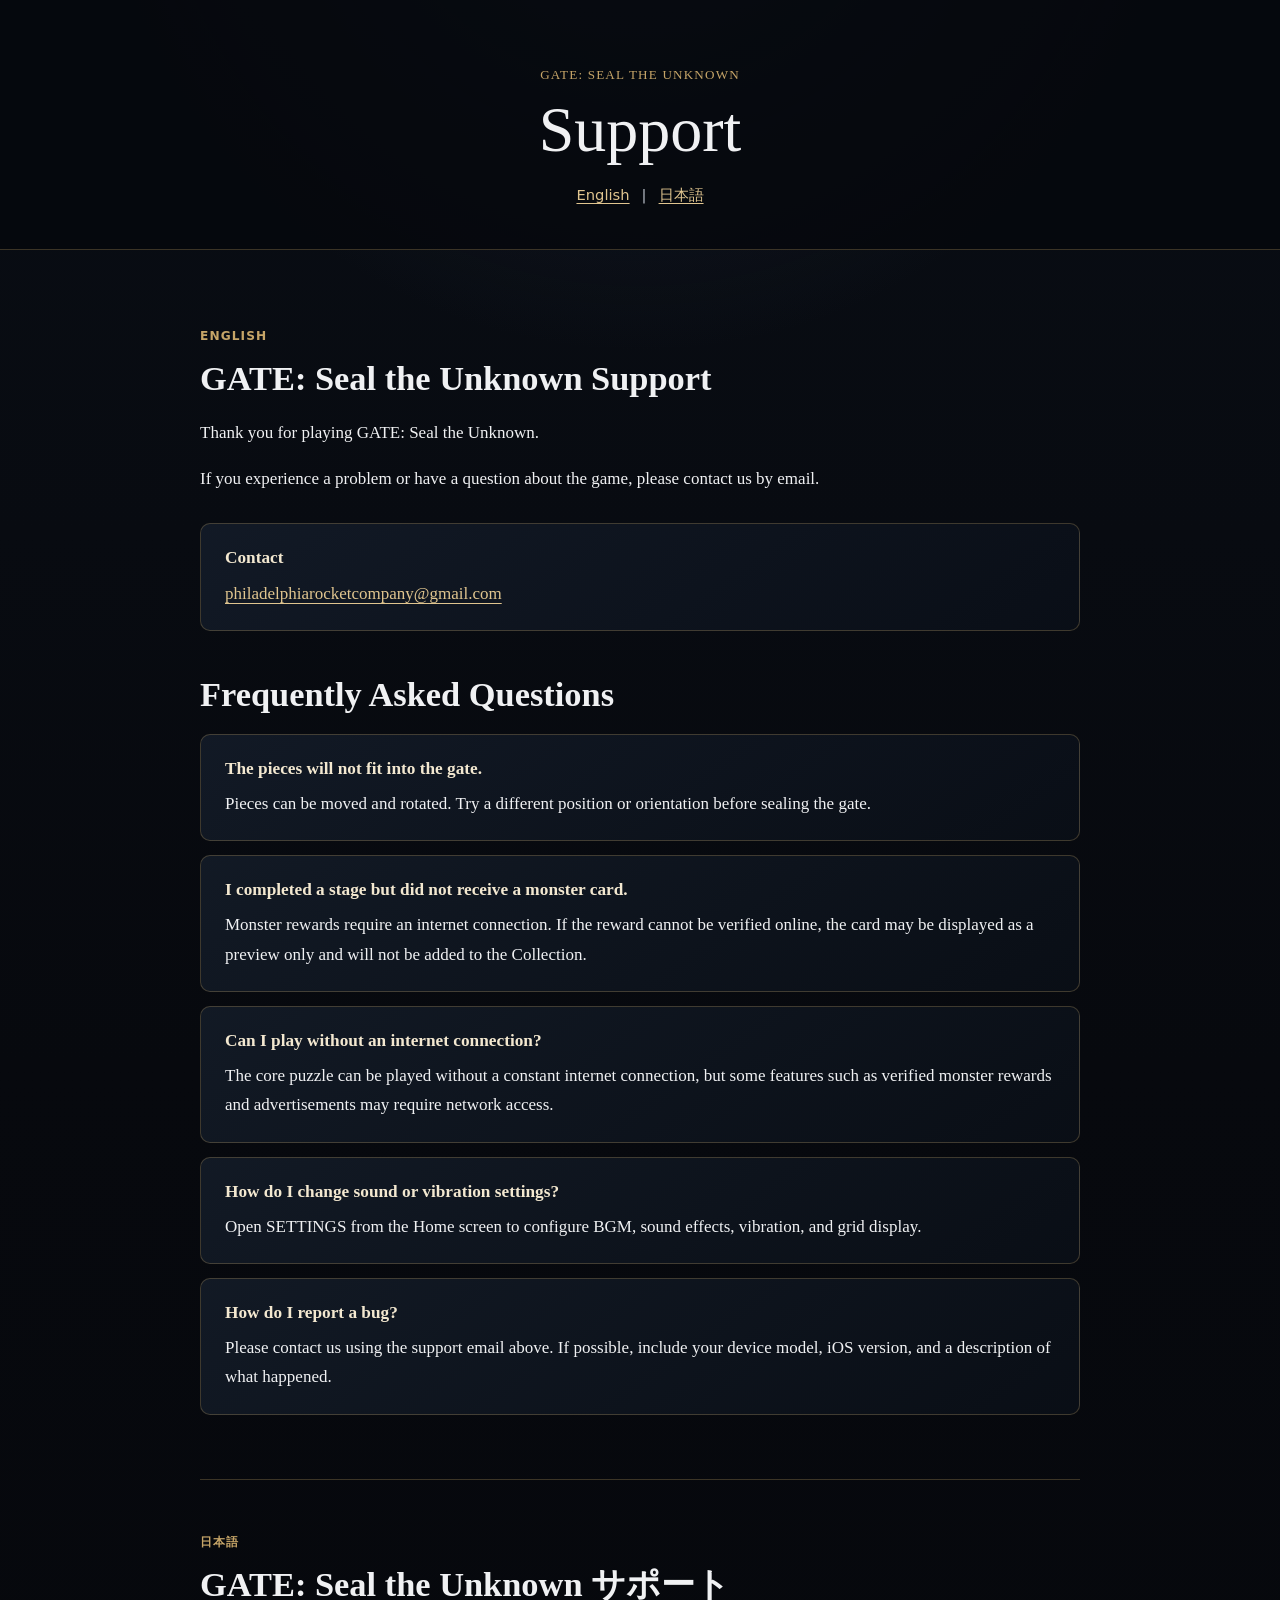
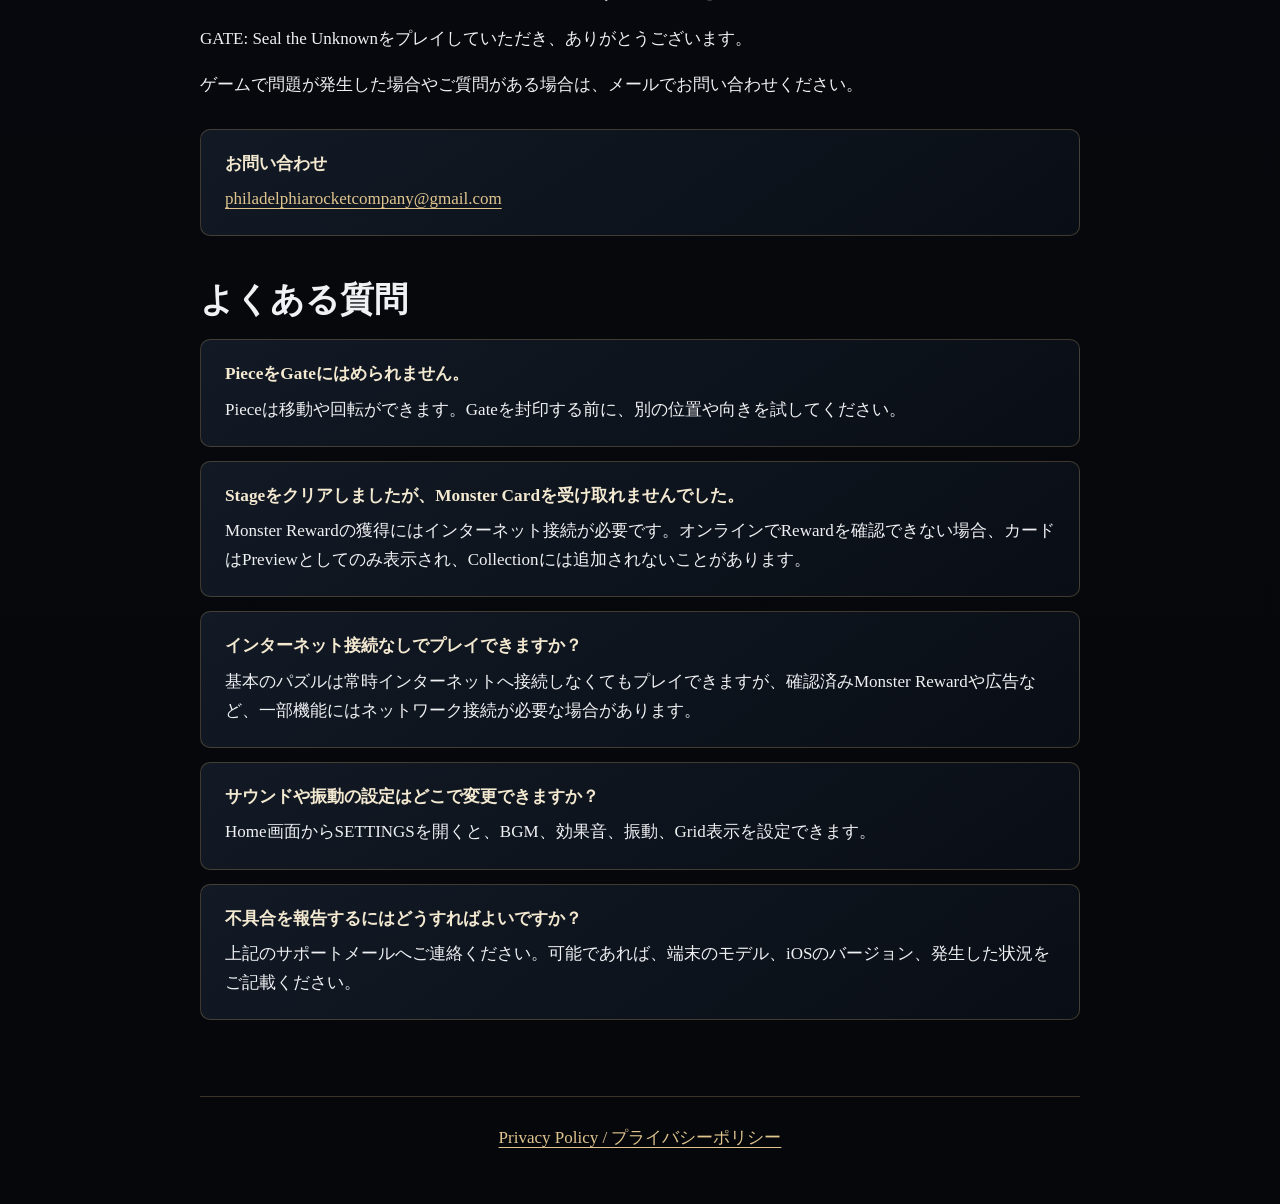
<file: index.html>
<!doctype html>
<html lang="en">
<head>
  <meta charset="UTF-8">
  <meta name="viewport" content="width=device-width, initial-scale=1">
  <meta name="description" content="Support information and frequently asked questions for GATE: Seal the Unknown.">
  <title>GATE: Seal the Unknown — Support</title>
  <link rel="stylesheet" href="styles.css">
</head>
<body>
  <header class="site-header">
    <div class="header-inner">
      <p class="eyebrow">GATE: Seal the Unknown</p>
      <h1>Support</h1>
      <nav class="language-nav" aria-label="Language navigation">
        <a href="#english">English</a><span aria-hidden="true">|</span><a href="#japanese" lang="ja">日本語</a>
      </nav>
    </div>
  </header>

  <main class="page-shell">
    <section id="english" class="language-section" aria-labelledby="english-heading">
      <p class="section-label">English</p>
      <h2 id="english-heading">GATE: Seal the Unknown Support</h2>
      <p>Thank you for playing GATE: Seal the Unknown.</p>
      <p>If you experience a problem or have a question about the game, please contact us by email.</p>

      <aside class="contact-card" aria-label="Support contact">
        <h3>Contact</h3>
        <p><a href="mailto:philadelphiarocketcompany@gmail.com">philadelphiarocketcompany@gmail.com</a></p>
      </aside>

      <h2>Frequently Asked Questions</h2>
      <div class="faq-list">
        <article class="faq-item">
          <h3>The pieces will not fit into the gate.</h3>
          <p>Pieces can be moved and rotated. Try a different position or orientation before sealing the gate.</p>
        </article>
        <article class="faq-item">
          <h3>I completed a stage but did not receive a monster card.</h3>
          <p>Monster rewards require an internet connection. If the reward cannot be verified online, the card may be displayed as a preview only and will not be added to the Collection.</p>
        </article>
        <article class="faq-item">
          <h3>Can I play without an internet connection?</h3>
          <p>The core puzzle can be played without a constant internet connection, but some features such as verified monster rewards and advertisements may require network access.</p>
        </article>
        <article class="faq-item">
          <h3>How do I change sound or vibration settings?</h3>
          <p>Open SETTINGS from the Home screen to configure BGM, sound effects, vibration, and grid display.</p>
        </article>
        <article class="faq-item">
          <h3>How do I report a bug?</h3>
          <p>Please contact us using the support email above. If possible, include your device model, iOS version, and a description of what happened.</p>
        </article>
      </div>
    </section>

    <section id="japanese" class="language-section" lang="ja" aria-labelledby="japanese-heading">
      <p class="section-label">日本語</p>
      <h2 id="japanese-heading">GATE: Seal the Unknown サポート</h2>
      <p>GATE: Seal the Unknownをプレイしていただき、ありがとうございます。</p>
      <p>ゲームで問題が発生した場合やご質問がある場合は、メールでお問い合わせください。</p>

      <aside class="contact-card" aria-label="サポート連絡先">
        <h3>お問い合わせ</h3>
        <p><a href="mailto:philadelphiarocketcompany@gmail.com">philadelphiarocketcompany@gmail.com</a></p>
      </aside>

      <h2>よくある質問</h2>
      <div class="faq-list">
        <article class="faq-item">
          <h3>PieceをGateにはめられません。</h3>
          <p>Pieceは移動や回転ができます。Gateを封印する前に、別の位置や向きを試してください。</p>
        </article>
        <article class="faq-item">
          <h3>Stageをクリアしましたが、Monster Cardを受け取れませんでした。</h3>
          <p>Monster Rewardの獲得にはインターネット接続が必要です。オンラインでRewardを確認できない場合、カードはPreviewとしてのみ表示され、Collectionには追加されないことがあります。</p>
        </article>
        <article class="faq-item">
          <h3>インターネット接続なしでプレイできますか？</h3>
          <p>基本のパズルは常時インターネットへ接続しなくてもプレイできますが、確認済みMonster Rewardや広告など、一部機能にはネットワーク接続が必要な場合があります。</p>
        </article>
        <article class="faq-item">
          <h3>サウンドや振動の設定はどこで変更できますか？</h3>
          <p>Home画面からSETTINGSを開くと、BGM、効果音、振動、Grid表示を設定できます。</p>
        </article>
        <article class="faq-item">
          <h3>不具合を報告するにはどうすればよいですか？</h3>
          <p>上記のサポートメールへご連絡ください。可能であれば、端末のモデル、iOSのバージョン、発生した状況をご記載ください。</p>
        </article>
      </div>
    </section>
  </main>

  <footer class="site-footer">
    <a href="privacy.html">Privacy Policy / プライバシーポリシー</a>
  </footer>
</body>
</html>
</file>
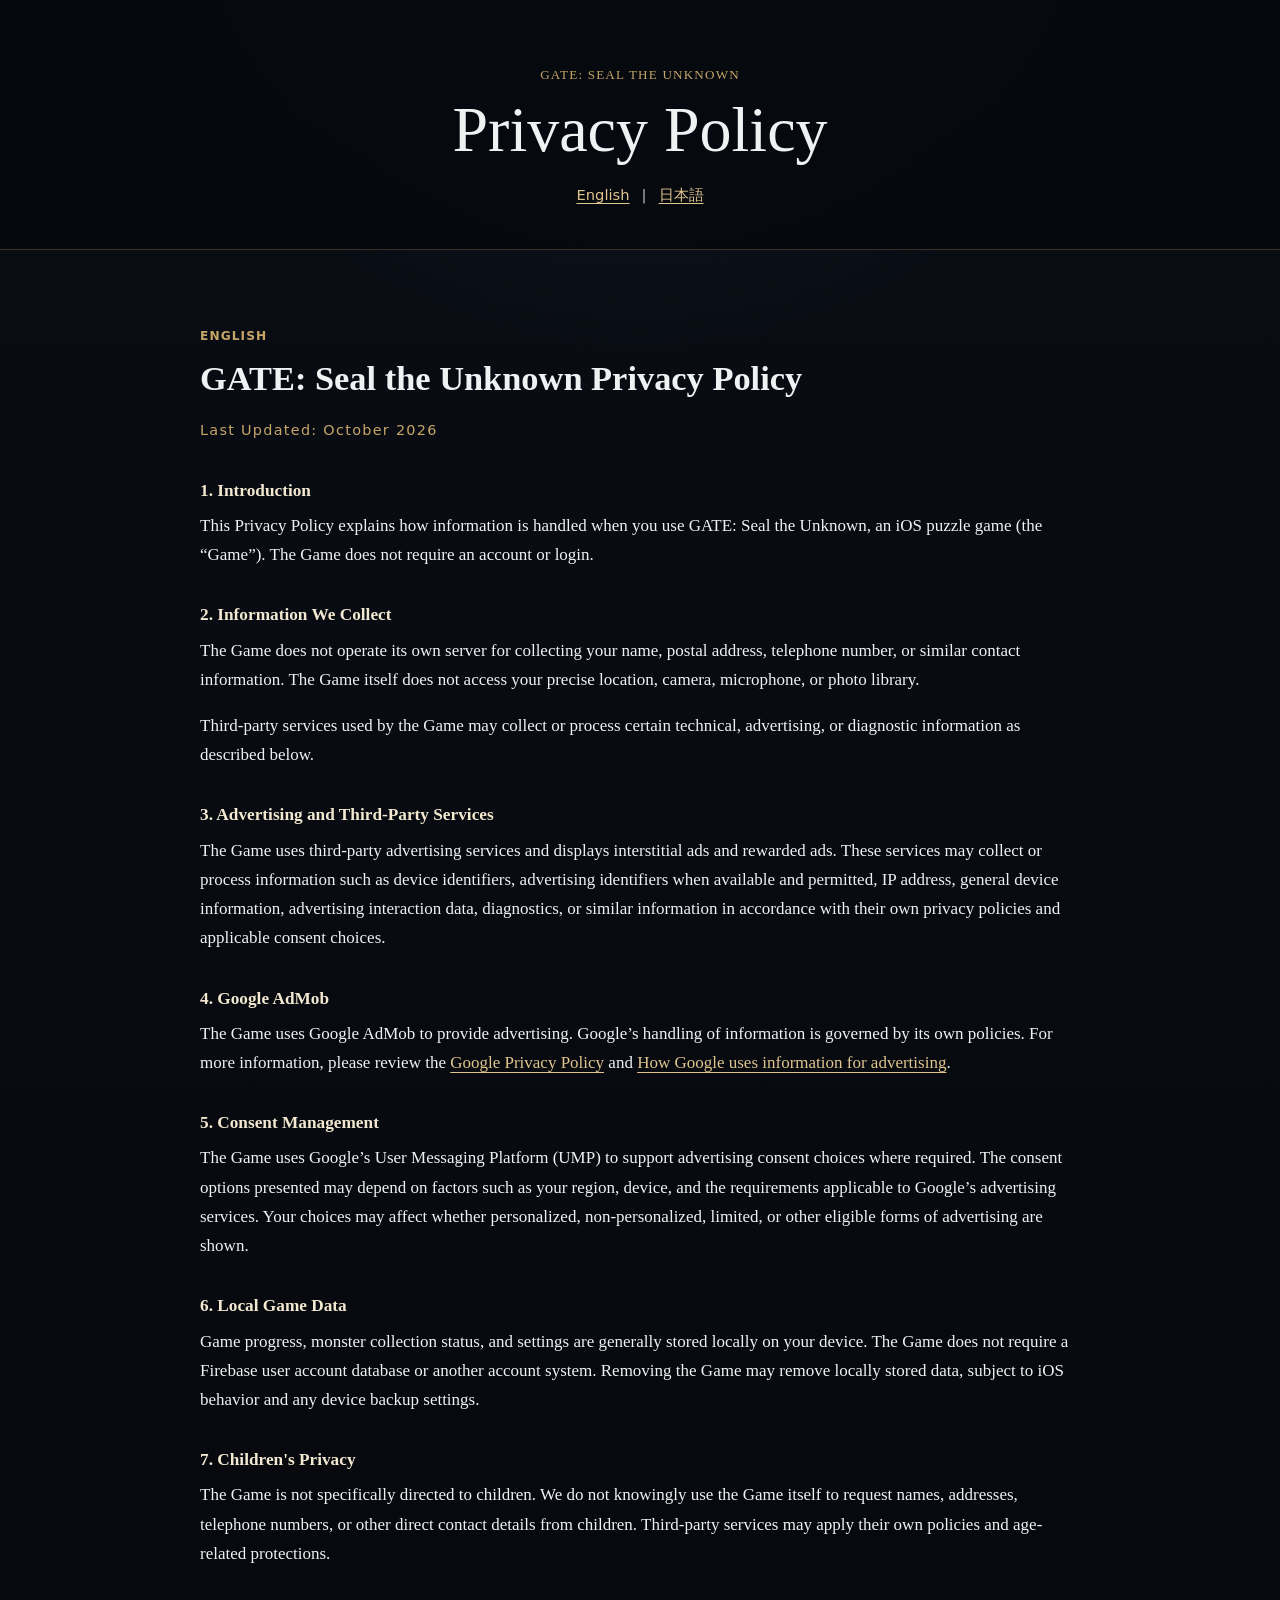
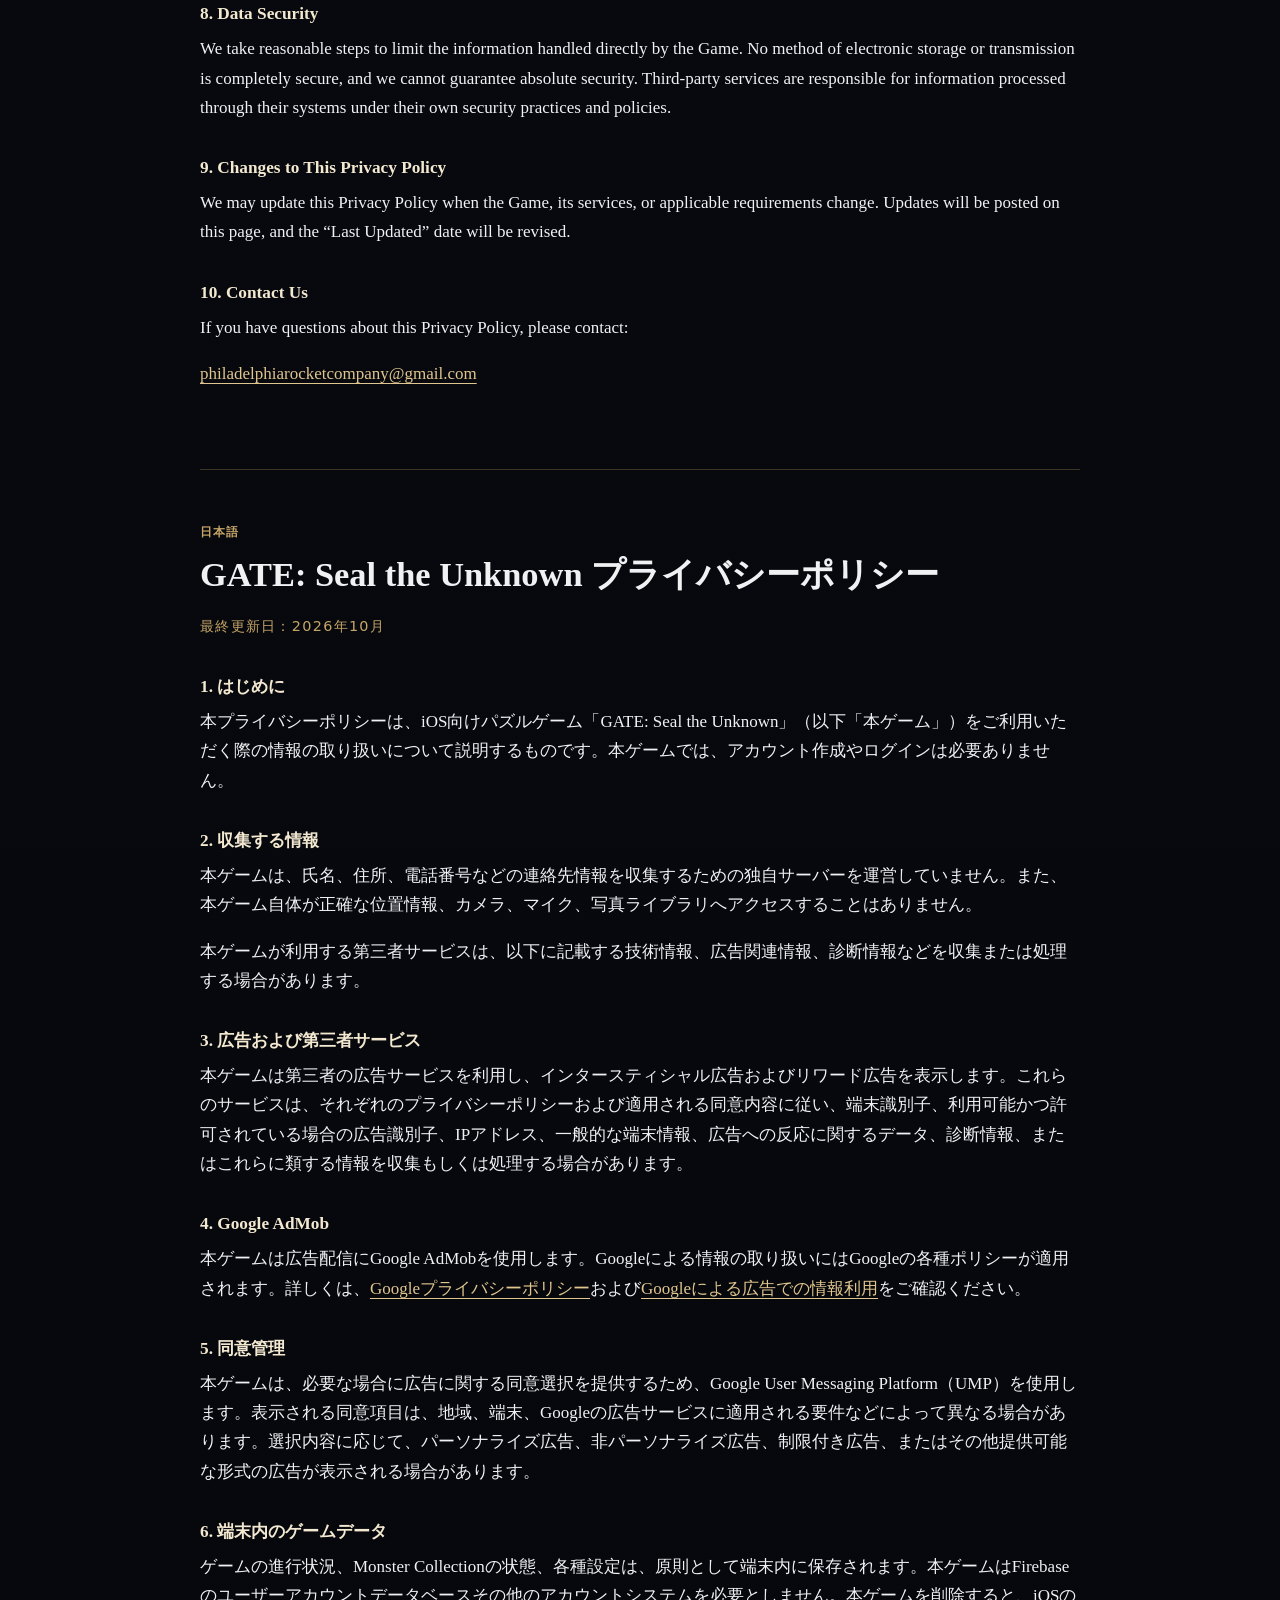
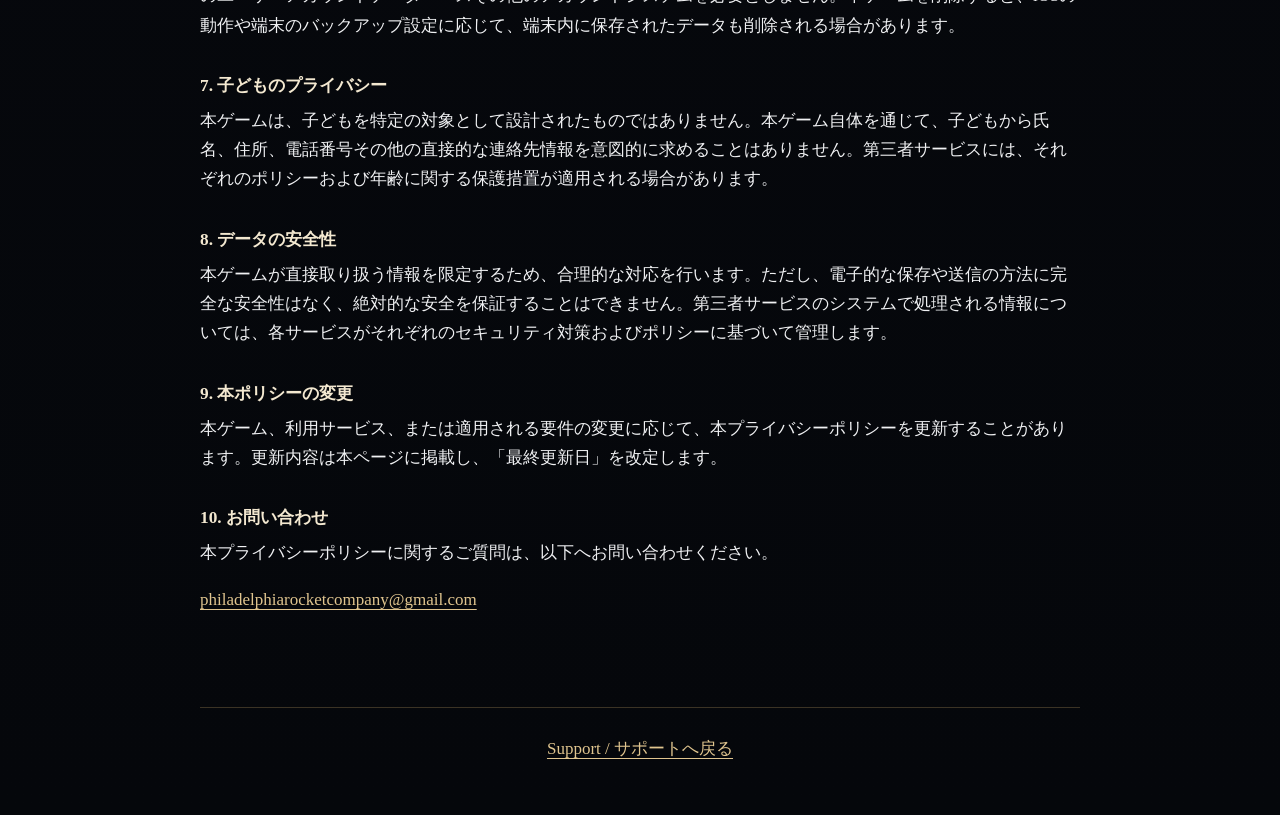
<file: privacy.html>
<!doctype html>
<html lang="en">
<head>
  <meta charset="UTF-8">
  <meta name="viewport" content="width=device-width, initial-scale=1">
  <meta name="description" content="Privacy Policy for the iOS puzzle game GATE: Seal the Unknown.">
  <title>GATE: Seal the Unknown — Privacy Policy</title>
  <link rel="stylesheet" href="styles.css">
</head>
<body>
  <header class="site-header">
    <div class="header-inner">
      <p class="eyebrow">GATE: Seal the Unknown</p>
      <h1>Privacy Policy</h1>
      <nav class="language-nav" aria-label="Language navigation">
        <a href="#english">English</a><span aria-hidden="true">|</span><a href="#japanese" lang="ja">日本語</a>
      </nav>
    </div>
  </header>

  <main class="page-shell policy-page">
    <section id="english" class="language-section" aria-labelledby="english-heading">
      <p class="section-label">English</p>
      <h2 id="english-heading">GATE: Seal the Unknown Privacy Policy</h2>
      <p class="updated">Last Updated: October 2026</p>

      <h3>1. Introduction</h3>
      <p>This Privacy Policy explains how information is handled when you use GATE: Seal the Unknown, an iOS puzzle game (the “Game”). The Game does not require an account or login.</p>

      <h3>2. Information We Collect</h3>
      <p>The Game does not operate its own server for collecting your name, postal address, telephone number, or similar contact information. The Game itself does not access your precise location, camera, microphone, or photo library.</p>
      <p>Third-party services used by the Game may collect or process certain technical, advertising, or diagnostic information as described below.</p>

      <h3>3. Advertising and Third-Party Services</h3>
      <p>The Game uses third-party advertising services and displays interstitial ads and rewarded ads. These services may collect or process information such as device identifiers, advertising identifiers when available and permitted, IP address, general device information, advertising interaction data, diagnostics, or similar information in accordance with their own privacy policies and applicable consent choices.</p>

      <h3>4. Google AdMob</h3>
      <p>The Game uses Google AdMob to provide advertising. Google’s handling of information is governed by its own policies. For more information, please review the <a href="https://policies.google.com/privacy">Google Privacy Policy</a> and <a href="https://policies.google.com/technologies/ads">How Google uses information for advertising</a>.</p>

      <h3>5. Consent Management</h3>
      <p>The Game uses Google’s User Messaging Platform (UMP) to support advertising consent choices where required. The consent options presented may depend on factors such as your region, device, and the requirements applicable to Google’s advertising services. Your choices may affect whether personalized, non-personalized, limited, or other eligible forms of advertising are shown.</p>

      <h3>6. Local Game Data</h3>
      <p>Game progress, monster collection status, and settings are generally stored locally on your device. The Game does not require a Firebase user account database or another account system. Removing the Game may remove locally stored data, subject to iOS behavior and any device backup settings.</p>

      <h3>7. Children's Privacy</h3>
      <p>The Game is not specifically directed to children. We do not knowingly use the Game itself to request names, addresses, telephone numbers, or other direct contact details from children. Third-party services may apply their own policies and age-related protections.</p>

      <h3>8. Data Security</h3>
      <p>We take reasonable steps to limit the information handled directly by the Game. No method of electronic storage or transmission is completely secure, and we cannot guarantee absolute security. Third-party services are responsible for information processed through their systems under their own security practices and policies.</p>

      <h3>9. Changes to This Privacy Policy</h3>
      <p>We may update this Privacy Policy when the Game, its services, or applicable requirements change. Updates will be posted on this page, and the “Last Updated” date will be revised.</p>

      <h3>10. Contact Us</h3>
      <p>If you have questions about this Privacy Policy, please contact:</p>
      <p><a href="mailto:philadelphiarocketcompany@gmail.com">philadelphiarocketcompany@gmail.com</a></p>
    </section>

    <section id="japanese" class="language-section" lang="ja" aria-labelledby="japanese-heading">
      <p class="section-label">日本語</p>
      <h2 id="japanese-heading">GATE: Seal the Unknown プライバシーポリシー</h2>
      <p class="updated">最終更新日：2026年10月</p>

      <h3>1. はじめに</h3>
      <p>本プライバシーポリシーは、iOS向けパズルゲーム「GATE: Seal the Unknown」（以下「本ゲーム」）をご利用いただく際の情報の取り扱いについて説明するものです。本ゲームでは、アカウント作成やログインは必要ありません。</p>

      <h3>2. 収集する情報</h3>
      <p>本ゲームは、氏名、住所、電話番号などの連絡先情報を収集するための独自サーバーを運営していません。また、本ゲーム自体が正確な位置情報、カメラ、マイク、写真ライブラリへアクセスすることはありません。</p>
      <p>本ゲームが利用する第三者サービスは、以下に記載する技術情報、広告関連情報、診断情報などを収集または処理する場合があります。</p>

      <h3>3. 広告および第三者サービス</h3>
      <p>本ゲームは第三者の広告サービスを利用し、インタースティシャル広告およびリワード広告を表示します。これらのサービスは、それぞれのプライバシーポリシーおよび適用される同意内容に従い、端末識別子、利用可能かつ許可されている場合の広告識別子、IPアドレス、一般的な端末情報、広告への反応に関するデータ、診断情報、またはこれらに類する情報を収集もしくは処理する場合があります。</p>

      <h3>4. Google AdMob</h3>
      <p>本ゲームは広告配信にGoogle AdMobを使用します。Googleによる情報の取り扱いにはGoogleの各種ポリシーが適用されます。詳しくは、<a href="https://policies.google.com/privacy?hl=ja">Googleプライバシーポリシー</a>および<a href="https://policies.google.com/technologies/ads?hl=ja">Googleによる広告での情報利用</a>をご確認ください。</p>

      <h3>5. 同意管理</h3>
      <p>本ゲームは、必要な場合に広告に関する同意選択を提供するため、Google User Messaging Platform（UMP）を使用します。表示される同意項目は、地域、端末、Googleの広告サービスに適用される要件などによって異なる場合があります。選択内容に応じて、パーソナライズ広告、非パーソナライズ広告、制限付き広告、またはその他提供可能な形式の広告が表示される場合があります。</p>

      <h3>6. 端末内のゲームデータ</h3>
      <p>ゲームの進行状況、Monster Collectionの状態、各種設定は、原則として端末内に保存されます。本ゲームはFirebaseのユーザーアカウントデータベースその他のアカウントシステムを必要としません。本ゲームを削除すると、iOSの動作や端末のバックアップ設定に応じて、端末内に保存されたデータも削除される場合があります。</p>

      <h3>7. 子どものプライバシー</h3>
      <p>本ゲームは、子どもを特定の対象として設計されたものではありません。本ゲーム自体を通じて、子どもから氏名、住所、電話番号その他の直接的な連絡先情報を意図的に求めることはありません。第三者サービスには、それぞれのポリシーおよび年齢に関する保護措置が適用される場合があります。</p>

      <h3>8. データの安全性</h3>
      <p>本ゲームが直接取り扱う情報を限定するため、合理的な対応を行います。ただし、電子的な保存や送信の方法に完全な安全性はなく、絶対的な安全を保証することはできません。第三者サービスのシステムで処理される情報については、各サービスがそれぞれのセキュリティ対策およびポリシーに基づいて管理します。</p>

      <h3>9. 本ポリシーの変更</h3>
      <p>本ゲーム、利用サービス、または適用される要件の変更に応じて、本プライバシーポリシーを更新することがあります。更新内容は本ページに掲載し、「最終更新日」を改定します。</p>

      <h3>10. お問い合わせ</h3>
      <p>本プライバシーポリシーに関するご質問は、以下へお問い合わせください。</p>
      <p><a href="mailto:philadelphiarocketcompany@gmail.com">philadelphiarocketcompany@gmail.com</a></p>
    </section>
  </main>

  <footer class="site-footer">
    <a href="index.html">Support / サポートへ戻る</a>
  </footer>
</body>
</html>
</file>
<file: styles.css>
:root {
  color-scheme: dark;
  --background: #07090e;
  --surface: #0d121b;
  --surface-soft: #111824;
  --text: #f0f1f3;
  --muted: #b8bec8;
  --gold: #c6a568;
  --gold-bright: #e0c58f;
  --border: rgba(198, 165, 104, 0.28);
  --content-width: 880px;
}

* {
  box-sizing: border-box;
}

html {
  scroll-behavior: smooth;
  background: var(--background);
}

body {
  margin: 0;
  min-width: 0;
  overflow-x: hidden;
  color: var(--text);
  background:
    radial-gradient(circle at 50% -12rem, rgba(45, 66, 94, 0.34), transparent 34rem),
    linear-gradient(180deg, #090d14 0%, var(--background) 38%, #05070b 100%);
  font-family: Georgia, "Times New Roman", "Yu Mincho", "Hiragino Mincho ProN", serif;
  font-size: 17px;
  line-height: 1.72;
  overflow-wrap: anywhere;
}

a {
  color: var(--gold-bright);
  text-decoration-thickness: 1px;
  text-underline-offset: 0.22em;
}

a:hover,
a:focus-visible {
  color: #f2dbab;
}

.site-header {
  border-bottom: 1px solid var(--border);
  background: rgba(5, 8, 13, 0.84);
}

.header-inner,
.page-shell,
.site-footer {
  width: min(calc(100% - 40px), var(--content-width));
  margin-inline: auto;
}

.header-inner {
  padding: 64px 0 42px;
  text-align: center;
}

.eyebrow,
.section-label,
.updated {
  color: var(--gold);
  letter-spacing: 0.09em;
}

.eyebrow {
  margin: 0 0 8px;
  font-size: 0.82rem;
  text-transform: uppercase;
}

h1,
h2,
h3,
p {
  margin-top: 0;
}

h1 {
  margin-bottom: 18px;
  font-size: clamp(2.2rem, 7vw, 4rem);
  font-weight: 500;
  line-height: 1.08;
}

h2 {
  margin-bottom: 18px;
  font-size: clamp(1.55rem, 4vw, 2.15rem);
  line-height: 1.25;
}

h3 {
  margin-bottom: 8px;
  color: #f3e8d0;
  font-size: 1.08rem;
  line-height: 1.4;
}

.language-nav {
  display: flex;
  justify-content: center;
  gap: 12px;
  color: var(--muted);
  font-family: system-ui, -apple-system, BlinkMacSystemFont, "Segoe UI", sans-serif;
  font-size: 0.92rem;
}

.page-shell {
  padding: 24px 0 12px;
}

.language-section {
  scroll-margin-top: 20px;
  padding: 52px 0 64px;
}

.language-section + .language-section {
  border-top: 1px solid var(--border);
}

.section-label {
  margin-bottom: 10px;
  font-family: system-ui, -apple-system, BlinkMacSystemFont, "Segoe UI", sans-serif;
  font-size: 0.76rem;
  font-weight: 700;
  text-transform: uppercase;
}

.contact-card,
.faq-item {
  border: 1px solid var(--border);
  border-radius: 10px;
  background: linear-gradient(145deg, rgba(19, 27, 39, 0.94), rgba(10, 15, 23, 0.94));
}

.contact-card {
  margin: 30px 0 42px;
  padding: 22px 24px;
}

.contact-card p,
.faq-item p {
  margin-bottom: 0;
}

code {
  color: #f4ddb0;
  font-family: ui-monospace, SFMono-Regular, Menlo, Consolas, monospace;
  font-size: 0.94em;
}

.faq-list {
  display: grid;
  gap: 14px;
}

.faq-item {
  padding: 22px 24px;
}

.policy-page .language-section > h3 {
  margin-top: 34px;
}

.updated {
  margin-bottom: 36px;
  font-family: system-ui, -apple-system, BlinkMacSystemFont, "Segoe UI", sans-serif;
  font-size: 0.9rem;
}

.site-footer {
  padding: 26px 0 52px;
  border-top: 1px solid var(--border);
  text-align: center;
}

@media (max-width: 600px) {
  body {
    font-size: 16px;
    line-height: 1.68;
  }

  .header-inner,
  .page-shell,
  .site-footer {
    width: min(calc(100% - 28px), var(--content-width));
  }

  .header-inner {
    padding: 46px 0 34px;
  }

  .language-section {
    padding: 40px 0 50px;
  }

  .contact-card,
  .faq-item {
    padding: 18px;
  }
}

@media (prefers-reduced-motion: reduce) {
  html {
    scroll-behavior: auto;
  }
}
</file>
